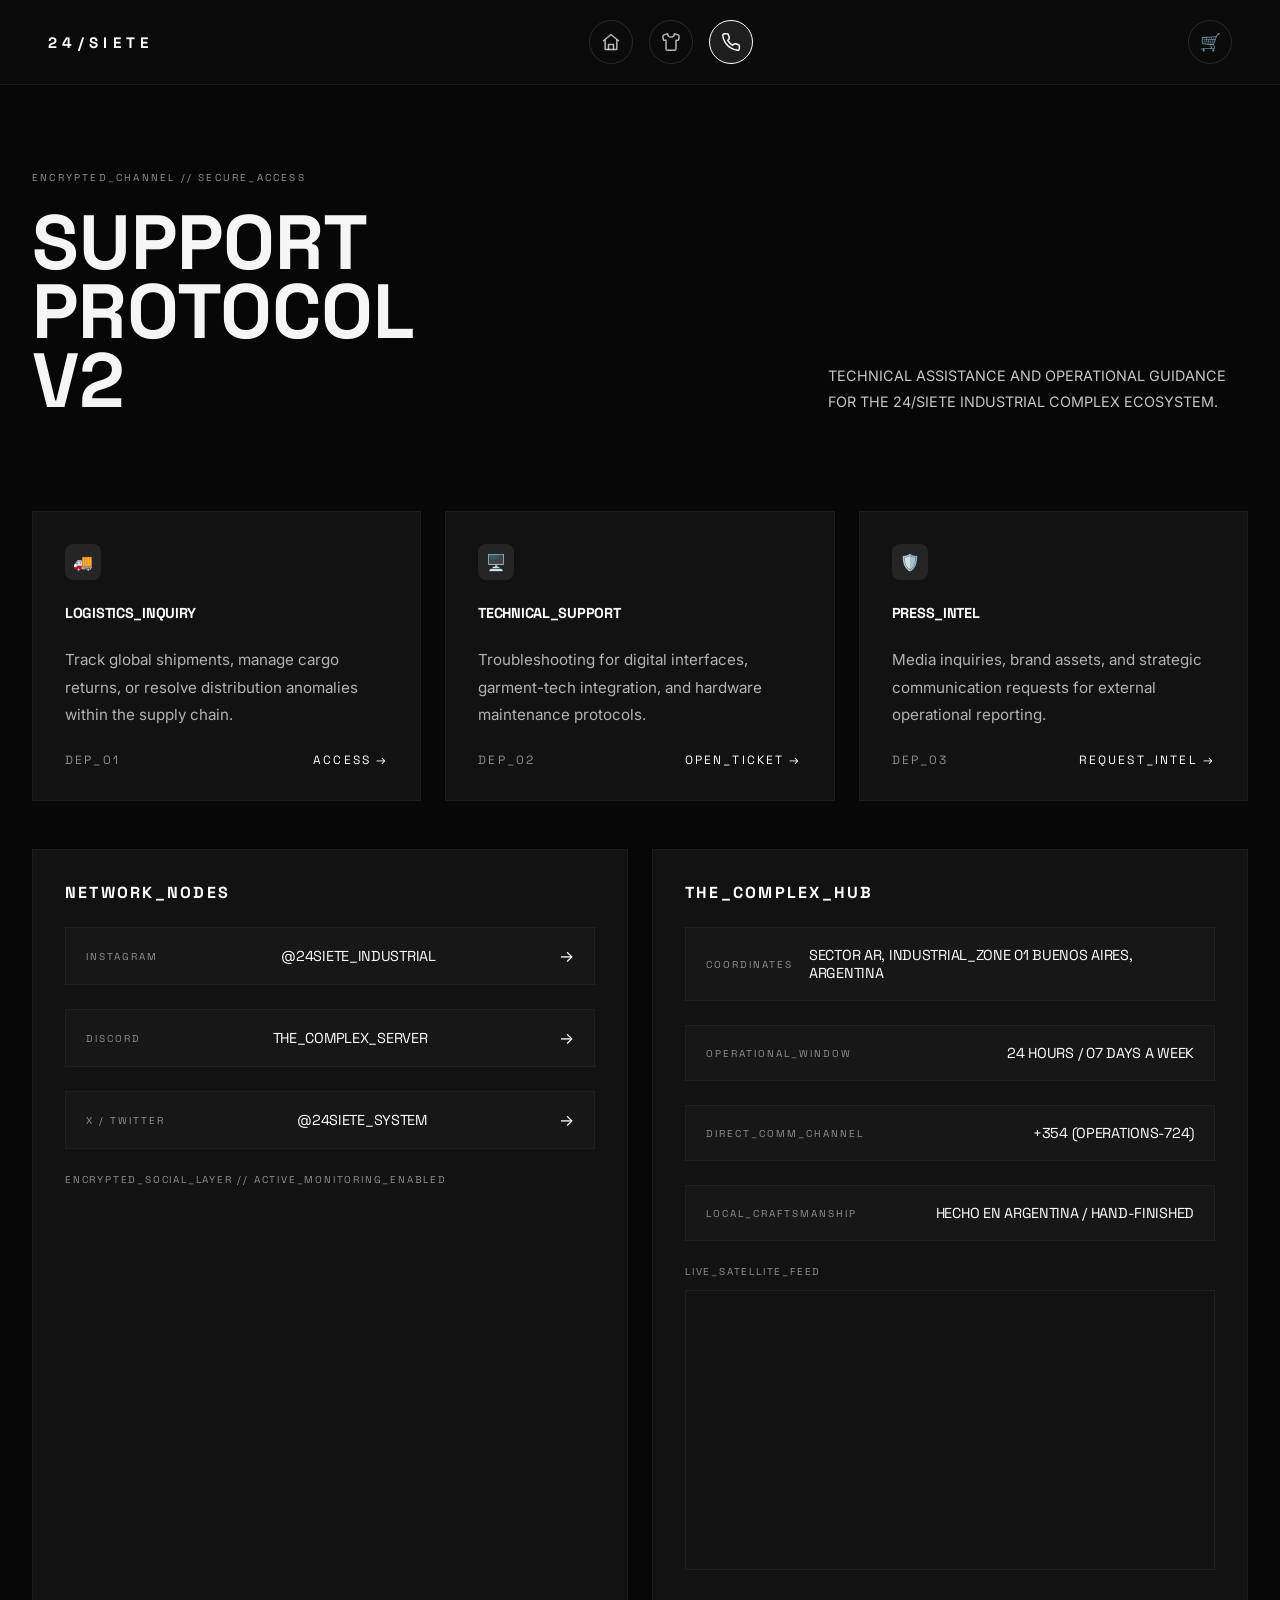
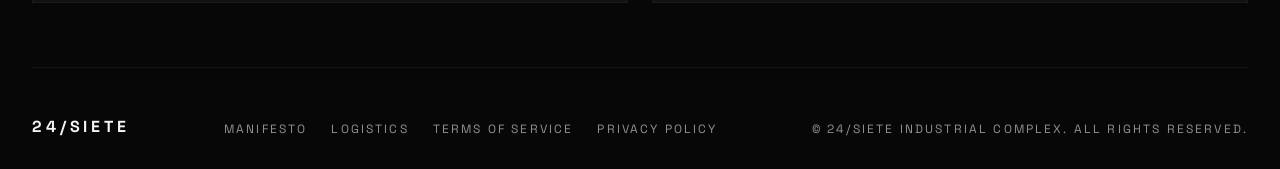
<file: contacto/index.html>
<!DOCTYPE html>
<html lang="es">
  <head>
    <meta charset="UTF-8" />
    <meta name="viewport" content="width=device-width, initial-scale=1.0" />
    <title>Contacto | 24/SIETE</title>
    <link rel="preconnect" href="https://fonts.googleapis.com" />
    <link rel="preconnect" href="https://fonts.gstatic.com" crossorigin />
    <link
      href="https://fonts.googleapis.com/css2?family=Inter:wght@400;500;700&family=Space+Grotesk:wght@400;500;600;700;800&display=swap"
      rel="stylesheet"
    />
    <link rel="stylesheet" href="styles.css" />
    <link rel="stylesheet" href="../shared-navbar.css" />
    <link rel="stylesheet" href="../shared-cart-drawer.css" />
  </head>
  <body>
    <header class="site-navbar">
      <a class="navbar-brand" href="../index.html">24/SIETE</a>
      <nav class="navbar-icons" aria-label="Navegación principal">
        <a class="navbar-icon" href="../index.html" aria-label="Home" title="HOME">
          <svg width="20" height="20" viewBox="0 0 24 24" fill="none" stroke="currentColor" stroke-width="1.8" stroke-linecap="round" stroke-linejoin="round"><path d="M3 10.5 12 3l9 7.5"/><path d="M5 9.5V21h14V9.5"/><path d="M9 21v-6h6v6"/></svg>
        </a>
        <a class="navbar-icon" href="../collection/index.html" aria-label="Collection" title="COLLECTION">
          <svg width="20" height="20" viewBox="0 0 24 24" fill="none" stroke="currentColor" stroke-width="1.8" stroke-linecap="round" stroke-linejoin="round"><path d="M20.38 3.46 16 2a4 4 0 0 1-8 0L3.62 3.46a2 2 0 0 0-1.34 2.23l.58 3.47a1 1 0 0 0 .99.84H6v10a2 2 0 0 0 2 2h8a2 2 0 0 0 2-2V10h2.15a1 1 0 0 0 .99-.84l.58-3.47a2 2 0 0 0-1.34-2.23z"/></svg>
        </a>
        <a class="navbar-icon active" href="./index.html" aria-label="Contacto" title="CONTACTO">
          <svg width="20" height="20" viewBox="0 0 24 24" fill="none" stroke="currentColor" stroke-width="1.8" stroke-linecap="round" stroke-linejoin="round"><path d="M22 16.92v3a2 2 0 0 1-2.18 2 19.79 19.79 0 0 1-8.63-3.07 19.5 19.5 0 0 1-6-6A19.79 19.79 0 0 1 2.12 4.18 2 2 0 0 1 4.11 2h3a2 2 0 0 1 2 1.72c.13.96.36 1.9.7 2.81a2 2 0 0 1-.45 2.11L8.09 9.91a16 16 0 0 0 6 6l1.27-1.27a2 2 0 0 1 2.11-.45c.91.34 1.85.57 2.81.7A2 2 0 0 1 22 16.92z"/></svg>
        </a>
      </nav>
      <button class="navbar-cart" aria-label="Carrito">
        <span>🛒</span>
        <span class="cart-badge" hidden>0</span>
      </button>
    </header>
    <div class="contact-shell">

      <main class="contact-main">
        <section class="hero">
          <div class="hero-copy">
            <span class="hero-tag">ENCRYPTED_CHANNEL // SECURE_ACCESS</span>
            <h1>SUPPORT<br />PROTOCOL<br />V2</h1>
          </div>
          <div class="hero-caption">
            <p>TECHNICAL ASSISTANCE AND OPERATIONAL GUIDANCE FOR THE 24/SIETE INDUSTRIAL COMPLEX ECOSYSTEM.</p>
          </div>
        </section>

        <section class="support-cards">
          <article class="support-card">
            <div class="card-icon">🚚</div>
            <div class="card-title">LOGISTICS_INQUIRY</div>
            <p>Track global shipments, manage cargo returns, or resolve distribution anomalies within the supply chain.</p>
            <div class="card-footer">
              <span>DEP_01</span>
              <a href="#">ACCESS →</a>
            </div>
          </article>
          <article class="support-card">
            <div class="card-icon">🖥️</div>
            <div class="card-title">TECHNICAL_SUPPORT</div>
            <p>Troubleshooting for digital interfaces, garment-tech integration, and hardware maintenance protocols.</p>
            <div class="card-footer">
              <span>DEP_02</span>
              <a href="#">OPEN_TICKET →</a>
            </div>
          </article>
          <article class="support-card">
            <div class="card-icon">🛡️</div>
            <div class="card-title">PRESS_INTEL</div>
            <p>Media inquiries, brand assets, and strategic communication requests for external operational reporting.</p>
            <div class="card-footer">
              <span>DEP_03</span>
              <a href="#">REQUEST_INTEL →</a>
            </div>
          </article>
        </section>

        <section class="info-grid">
          <div class="network-panel">
            <div class="panel-title">NETWORK_NODES</div>
            <div class="network-link">
              <span class="network-label">INSTAGRAM</span>
              <span class="network-value">@24SIETE_INDUSTRIAL</span>
              <span class="network-action">→</span>
            </div>
            <div class="network-link">
              <span class="network-label">DISCORD</span>
              <span class="network-value">THE_COMPLEX_SERVER</span>
              <span class="network-action">→</span>
            </div>
            <div class="network-link">
              <span class="network-label">X / TWITTER</span>
              <span class="network-value">@24SIETE_SYSTEM</span>
              <span class="network-action">→</span>
            </div>
            <p class="network-meta">ENCRYPTED_SOCIAL_LAYER // ACTIVE_MONITORING_ENABLED</p>
          </div>

          <div class="hub-panel">
            <div class="panel-title">THE_COMPLEX_HUB</div>
            <div class="hub-item">
              <span class="hub-label">COORDINATES</span>
              <span class="hub-text">SECTOR AR, INDUSTRIAL_ZONE 01 BUENOS AIRES, ARGENTINA</span>
            </div>
            <div class="hub-item">
              <span class="hub-label">OPERATIONAL_WINDOW</span>
              <span class="hub-text">24 HOURS / 07 DAYS A WEEK</span>
            </div>
            <div class="hub-item">
              <span class="hub-label">DIRECT_COMM_CHANNEL</span>
              <span class="hub-text">+354 (OPERATIONS-724)</span>
            </div>
            <div class="hub-item">
              <span class="hub-label">LOCAL_CRAFTSMANSHIP</span>
              <span class="hub-text">HECHO EN ARGENTINA / HAND-FINISHED</span>
            </div>
            <div class="hub-media">
              <div class="media-label">LIVE_SATELLITE_FEED</div>
              <div class="media-image"></div>
            </div>
          </div>
        </section>
      </main>

      <footer class="contact-footer">
        <div class="footer-brand">24/SIETE</div>
        <div class="footer-links">
          <a href="../index.html#manifesto">MANIFESTO</a>
          <a href="../collection/index.html">LOGISTICS</a>
          <a href="#">TERMS OF SERVICE</a>
          <a href="#">PRIVACY POLICY</a>
        </div>
        <div class="footer-copy">© 24/SIETE INDUSTRIAL COMPLEX. ALL RIGHTS RESERVED.</div>
      </footer>
    </div>

    <script src="../shared-cart-drawer.js"></script>
  </body>
</html>
</file>
<file: contacto/styles.css>
:root {
  color-scheme: dark;
  font-family: 'Inter', sans-serif;
  background: #0f0f0f;
  color: #f5f5f5;
}

* {
  box-sizing: border-box;
}

html,
body {
  margin: 0;
  min-height: 100%;
}

body {
  background: #070707;
}

img {
  display: block;
  max-width: 100%;
  height: auto;
}

a {
  color: inherit;
  text-decoration: none;
}

button {
  font: inherit;
  background: none;
  border: none;
  color: inherit;
  cursor: pointer;
}

.contact-shell {
  max-width: 1600px;
  margin: 0 auto;
  padding: 32px;
}

.contact-header {
  display: flex;
  justify-content: space-between;
  align-items: center;
  gap: 24px;
  padding: 24px 0;
}

.brand {
  font-family: 'Space Grotesk', sans-serif;
  font-weight: 800;
  letter-spacing: 0.28em;
  text-transform: uppercase;
  font-size: 1rem;
}

.nav-links {
  display: flex;
  gap: 32px;
  flex-wrap: wrap;
}

.nav-item {
  font-family: 'Space Grotesk', sans-serif;
  font-size: 0.75rem;
  letter-spacing: 0.18em;
  text-transform: uppercase;
  color: #c7c6c6;
}

.header-actions {
  display: flex;
  gap: 16px;
}

.icon-button {
  width: 42px;
  height: 42px;
  display: grid;
  place-items: center;
  border: 1px solid rgba(255, 255, 255, 0.08);
  border-radius: 50%;
}

.contact-main {
  display: grid;
  gap: 48px;
  padding-bottom: 64px;
}

.hero {
  display: flex;
  justify-content: space-between;
  align-items: flex-end;
  gap: 32px;
  padding: 48px 0;
}

.hero-copy {
  max-width: 800px;
}

.hero-tag {
  display: inline-block;
  font-family: 'Space Grotesk', sans-serif;
  font-size: 0.625rem;
  letter-spacing: 0.22em;
  text-transform: uppercase;
  color: #919191;
  margin-bottom: 24px;
}

.hero h1 {
  margin: 0;
  font-family: 'Space Grotesk', sans-serif;
  font-weight: 800;
  font-size: clamp(4rem, 6vw, 8rem);
  line-height: 0.9;
  text-transform: uppercase;
}

.hero-caption p {
  margin: 0;
  max-width: 420px;
  font-family: 'Inter', sans-serif;
  font-size: 0.9rem;
  color: #c7c6c6;
  line-height: 1.8;
}

.support-cards {
  display: grid;
  grid-template-columns: repeat(3, minmax(0, 1fr));
  gap: 24px;
}

.support-card {
  padding: 32px;
  background: #121212;
  border: 1px solid rgba(255, 255, 255, 0.04);
  display: flex;
  flex-direction: column;
  gap: 24px;
}

.card-icon {
  width: 36px;
  height: 36px;
  display: grid;
  place-items: center;
  background: rgba(255, 255, 255, 0.08);
  border-radius: 8px;
  font-size: 1rem;
}

.card-title {
  font-family: 'Space Grotesk', sans-serif;
  font-weight: 800;
  font-size: 0.9rem;
  text-transform: uppercase;
  letter-spacing: -0.02em;
  color: #fff;
}

.support-card p {
  margin: 0;
  font-family: 'Inter', sans-serif;
  font-size: 0.95rem;
  line-height: 1.8;
  color: #b3b3b3;
}

.card-footer {
  display: flex;
  justify-content: space-between;
  align-items: center;
  gap: 16px;
  font-family: 'Space Grotesk', sans-serif;
  font-size: 0.75rem;
  letter-spacing: 0.18em;
  text-transform: uppercase;
  color: #919191;
}

.card-footer a {
  color: #fff;
}

.info-grid {
  display: grid;
  grid-template-columns: 1fr 1fr;
  gap: 24px;
}

.network-panel,
.hub-panel {
  background: #121212;
  border: 1px solid rgba(255, 255, 255, 0.04);
  padding: 32px;
  display: flex;
  flex-direction: column;
  gap: 24px;
}

.panel-title {
  font-family: 'Space Grotesk', sans-serif;
  font-weight: 800;
  font-size: 1rem;
  letter-spacing: 0.14em;
  text-transform: uppercase;
  color: #fff;
}

.network-link,
.hub-item {
  display: flex;
  justify-content: space-between;
  align-items: center;
  gap: 16px;
  padding: 18px 20px;
  background: rgba(255, 255, 255, 0.02);
  border: 1px solid rgba(255, 255, 255, 0.04);
}

.network-label,
.hub-label {
  font-family: 'Space Grotesk', sans-serif;
  font-size: 0.625rem;
  letter-spacing: 0.2em;
  text-transform: uppercase;
  color: #919191;
}

.network-value,
.hub-text {
  font-family: 'Space Grotesk', sans-serif;
  font-size: 0.9rem;
  color: #fff;
  letter-spacing: -0.02em;
}

.network-action {
  font-size: 1rem;
  color: #fff;
}

.network-meta {
  margin: 0;
  font-family: 'Space Grotesk', sans-serif;
  font-size: 0.625rem;
  letter-spacing: 0.18em;
  text-transform: uppercase;
  color: #919191;
}

.hub-media {
  display: flex;
  flex-direction: column;
  gap: 12px;
}

.media-label {
  font-family: 'Space Grotesk', sans-serif;
  font-size: 0.625rem;
  letter-spacing: 0.18em;
  text-transform: uppercase;
  color: #919191;
}

.media-image {
  min-height: 280px;
  background: url('https://images.unsplash.com/photo-1512130297778-6dc4de3e8bc1?auto=format&fit=crop&w=1200&q=80') center/cover no-repeat;
  border: 1px solid rgba(255, 255, 255, 0.06);
}

.contact-footer {
  display: flex;
  justify-content: space-between;
  align-items: flex-end;
  gap: 24px;
  padding-top: 48px;
  border-top: 1px solid rgba(255, 255, 255, 0.06);
}

.footer-brand {
  font-family: 'Space Grotesk', sans-serif;
  font-size: 1rem;
  font-weight: 800;
  text-transform: uppercase;
  letter-spacing: 0.24em;
}

.footer-links {
  display: flex;
  gap: 24px;
  flex-wrap: wrap;
}

.footer-links a {
  font-family: 'Space Grotesk', sans-serif;
  font-size: 0.75rem;
  letter-spacing: 0.18em;
  text-transform: uppercase;
  color: #919191;
}

.footer-copy {
  font-family: 'Space Grotesk', sans-serif;
  font-size: 0.75rem;
  letter-spacing: 0.18em;
  text-transform: uppercase;
  color: #919191;
}

@media (max-width: 1200px) {
  .support-cards {
    grid-template-columns: 1fr;
  }

  .info-grid {
    grid-template-columns: 1fr;
  }
}

@media (max-width: 768px) {
  .contact-shell {
    padding: 24px;
  }

  .hero {
    flex-direction: column;
    align-items: stretch;
  }

  .nav-links {
    justify-content: center;
  }

  .contact-footer {
    flex-direction: column;
    align-items: flex-start;
  }
}
</file>
<file: shared-navbar.css>
/* ============================================
   SHARED NAVBAR - 24/SIETE
   Logo izquierda · 3 iconos centro · carrito derecha
   ============================================ */

.site-navbar {
  position: sticky;
  top: 0;
  z-index: 20;
  display: flex;
  align-items: center;
  gap: 24px;
  padding: 20px 48px;
  background: rgba(13, 13, 13, 0.9);
  border-bottom: 1px solid rgba(255, 255, 255, 0.06);
  backdrop-filter: blur(12px);
  -webkit-backdrop-filter: blur(12px);
}

.navbar-brand {
  font-family: 'Space Grotesk', sans-serif;
  font-weight: 700;
  font-size: 0.95rem;
  letter-spacing: 0.35em;
  text-transform: uppercase;
  text-decoration: none;
  color: #fff;
  flex-shrink: 0;
}

.navbar-brand:hover {
  color: #fff;
}

.navbar-icons {
  display: flex;
  align-items: center;
  justify-content: center;
  gap: 16px;
  margin: 0 auto;
}

.navbar-icon {
  width: 44px;
  height: 44px;
  display: grid;
  place-items: center;
  border: 1px solid rgba(255, 255, 255, 0.12);
  border-radius: 50%;
  color: rgba(255, 255, 255, 0.7);
  text-decoration: none;
  transition: color 0.2s ease, border-color 0.2s ease, transform 0.2s ease;
}

.navbar-icon:hover {
  color: #fff;
  border-color: rgba(255, 255, 255, 0.45);
  transform: translateY(-2px);
}

.navbar-icon.active {
  color: #fff;
  border-color: #fff;
  background: rgba(255, 255, 255, 0.08);
}

.navbar-cart {
  position: relative;
  width: 44px;
  height: 44px;
  display: grid;
  place-items: center;
  border: 1px solid rgba(255, 255, 255, 0.12);
  border-radius: 50%;
  background: transparent;
  color: rgba(255, 255, 255, 0.9);
  font-size: 17px;
  cursor: pointer;
  transition: border-color 0.2s ease, transform 0.2s ease;
  flex-shrink: 0;
}

.navbar-cart:hover {
  border-color: rgba(255, 255, 255, 0.45);
  transform: translateY(-2px);
}

.cart-badge {
  position: absolute;
  top: -4px;
  right: -4px;
  min-width: 18px;
  height: 18px;
  padding: 0 5px;
  display: grid;
  place-items: center;
  background: #fff;
  color: #0a0a0a;
  font-family: 'Inter', sans-serif;
  font-size: 10px;
  font-weight: 700;
  line-height: 1;
  border-radius: 999px;
}

.site-navbar [hidden] {
  display: none;
}

@media (max-width: 640px) {
  .site-navbar {
    padding: 14px 20px;
    gap: 14px;
  }

  .navbar-brand {
    font-size: 0.8rem;
    letter-spacing: 0.28em;
  }

  .navbar-icon,
  .navbar-cart {
    width: 38px;
    height: 38px;
  }

  .navbar-icons {
    gap: 10px;
  }
}
</file>
<file: shared-cart-drawer.css>
/* ============================================
   CART DRAWER - SHARED STYLES
   ============================================ */

.cart-drawer-overlay {
  position: fixed;
  inset: 0;
  background: rgba(0, 0, 0, 0.5);
  opacity: 0;
  pointer-events: none;
  transition: opacity 0.3s ease;
  z-index: 999;
}

.cart-drawer-overlay.active {
  opacity: 1;
  pointer-events: auto;
}

.cart-drawer {
  position: fixed;
  top: 0;
  right: 0;
  height: 100vh;
  width: 100%;
  max-width: 420px;
  background: #0a0a0a;
  border-left: 1px solid #222;
  transform: translateX(100%);
  transition: transform 0.3s ease;
  z-index: 1000;
  display: flex;
  flex-direction: column;
  overflow-y: auto;
  overflow-x: hidden;
}

.cart-drawer.active {
  transform: translateX(0);
}

/* Cart Header */
.cart-drawer-header {
  display: flex;
  align-items: center;
  justify-content: space-between;
  padding: 24px;
  border-bottom: 1px solid #1a1a1a;
  position: sticky;
  top: 0;
  background: #0a0a0a;
  z-index: 10;
}

.cart-drawer-title {
  font-family: 'Inter', 'Space Grotesk', sans-serif;
  font-size: 12px;
  font-weight: 700;
  letter-spacing: 1px;
  text-transform: uppercase;
  color: #e0e0e0;
}

.cart-drawer-close {
  width: 32px;
  height: 32px;
  display: flex;
  align-items: center;
  justify-content: center;
  background: none;
  border: 1px solid #333;
  border-radius: 4px;
  color: #888;
  cursor: pointer;
  transition: all 0.2s ease;
  font-size: 18px;
  line-height: 1;
}

.cart-drawer-close:hover {
  border-color: #555;
  color: #fff;
}

/* Cart Content */
.cart-drawer-content {
  flex: 1;
  padding: 24px;
  overflow-y: auto;
}

.cart-items-list {
  display: flex;
  flex-direction: column;
  gap: 24px;
}

.cart-item {
  display: flex;
  gap: 16px;
  padding-bottom: 24px;
  border-bottom: 1px solid #1a1a1a;
}

.cart-item:last-child {
  border-bottom: none;
  padding-bottom: 0;
}

.cart-item-image {
  width: 80px;
  height: 80px;
  background: #1a1a1a;
  border-radius: 4px;
  display: flex;
  align-items: center;
  justify-content: center;
  flex-shrink: 0;
  overflow: hidden;
}

.cart-item-image img {
  width: 100%;
  height: 100%;
  object-fit: cover;
}

.cart-item-details {
  flex: 1;
  display: flex;
  flex-direction: column;
  justify-content: space-between;
}

.cart-item-name {
  font-size: 13px;
  font-weight: 600;
  letter-spacing: 0.5px;
  color: #fff;
  margin-bottom: 6px;
}

.cart-item-size {
  font-size: 11px;
  color: #888;
  margin-bottom: 8px;
}

.cart-item-price {
  font-size: 12px;
  font-weight: 600;
  color: #e0e0e0;
}

.cart-empty {
  display: flex;
  flex-direction: column;
  align-items: center;
  justify-content: center;
  min-height: 300px;
  text-align: center;
  color: #666;
}

.cart-empty-icon {
  font-size: 48px;
  margin-bottom: 16px;
  opacity: 0.5;
}

.cart-empty-text {
  font-size: 13px;
  color: #888;
  margin-bottom: 8px;
}

.cart-empty-subtext {
  font-size: 11px;
  color: #666;
}

/* Cart Footer */
.cart-drawer-footer {
  border-top: 1px solid #1a1a1a;
  padding: 24px;
  background: #0a0a0a;
  position: sticky;
  bottom: 0;
}

.cart-summary {
  display: flex;
  flex-direction: column;
  gap: 12px;
  margin-bottom: 24px;
}

.cart-summary-row {
  display: flex;
  justify-content: space-between;
  align-items: center;
  font-size: 12px;
}

.cart-summary-row.subtotal {
  color: #888;
}

.cart-summary-row.shipping {
  color: #888;
}

.cart-summary-row.total {
  font-size: 14px;
  font-weight: 700;
  color: #fff;
  padding-top: 12px;
  border-top: 1px solid #1a1a1a;
}

.cart-summary-label {
  text-transform: uppercase;
  letter-spacing: 0.5px;
}

.cart-summary-value {
  font-weight: 600;
  text-align: right;
}

.cart-summary-row.shipping .cart-summary-value {
  color: #4a9d6f;
}

.cart-checkout-btn {
  width: 100%;
  padding: 14px 24px;
  background: #fff;
  color: #0a0a0a;
  border: none;
  border-radius: 4px;
  font-family: 'Inter', 'Space Grotesk', sans-serif;
  font-size: 12px;
  font-weight: 700;
  letter-spacing: 1px;
  text-transform: uppercase;
  cursor: pointer;
  transition: all 0.2s ease;
}

.cart-checkout-btn:hover {
  background: #e0e0e0;
  transform: translateY(-1px);
}

.cart-checkout-btn:active {
  transform: translateY(0);
}

/* Scrollbar styling for cart content */
.cart-drawer-content::-webkit-scrollbar {
  width: 6px;
}

.cart-drawer-content::-webkit-scrollbar-track {
  background: transparent;
}

.cart-drawer-content::-webkit-scrollbar-thumb {
  background: #333;
  border-radius: 3px;
}

.cart-drawer-content::-webkit-scrollbar-thumb:hover {
  background: #444;
}

/* ============================================
   RESPONSIVE DESIGN
   ============================================ */

@media (max-width: 768px) {
  .cart-drawer {
    max-width: 100%;
  }

  .cart-drawer-header {
    padding: 20px;
  }

  .cart-drawer-content {
    padding: 20px;
  }

  .cart-drawer-footer {
    padding: 20px;
  }

  .cart-item-image {
    width: 70px;
    height: 70px;
  }

  .cart-item-name {
    font-size: 12px;
  }

  .cart-item-size {
    font-size: 10px;
  }

  .cart-item-price {
    font-size: 11px;
  }
}

@media (max-width: 480px) {
  .cart-drawer {
    max-width: 100%;
  }

  .cart-drawer-header {
    padding: 16px;
  }

  .cart-drawer-content {
    padding: 16px;
  }

  .cart-drawer-footer {
    padding: 16px;
  }

  .cart-summary-row {
    font-size: 11px;
  }

  .cart-summary-row.total {
    font-size: 13px;
  }

  .cart-checkout-btn {
    font-size: 11px;
    padding: 12px 16px;
  }

  .cart-item-image {
    width: 60px;
    height: 60px;
  }
}
</file>
